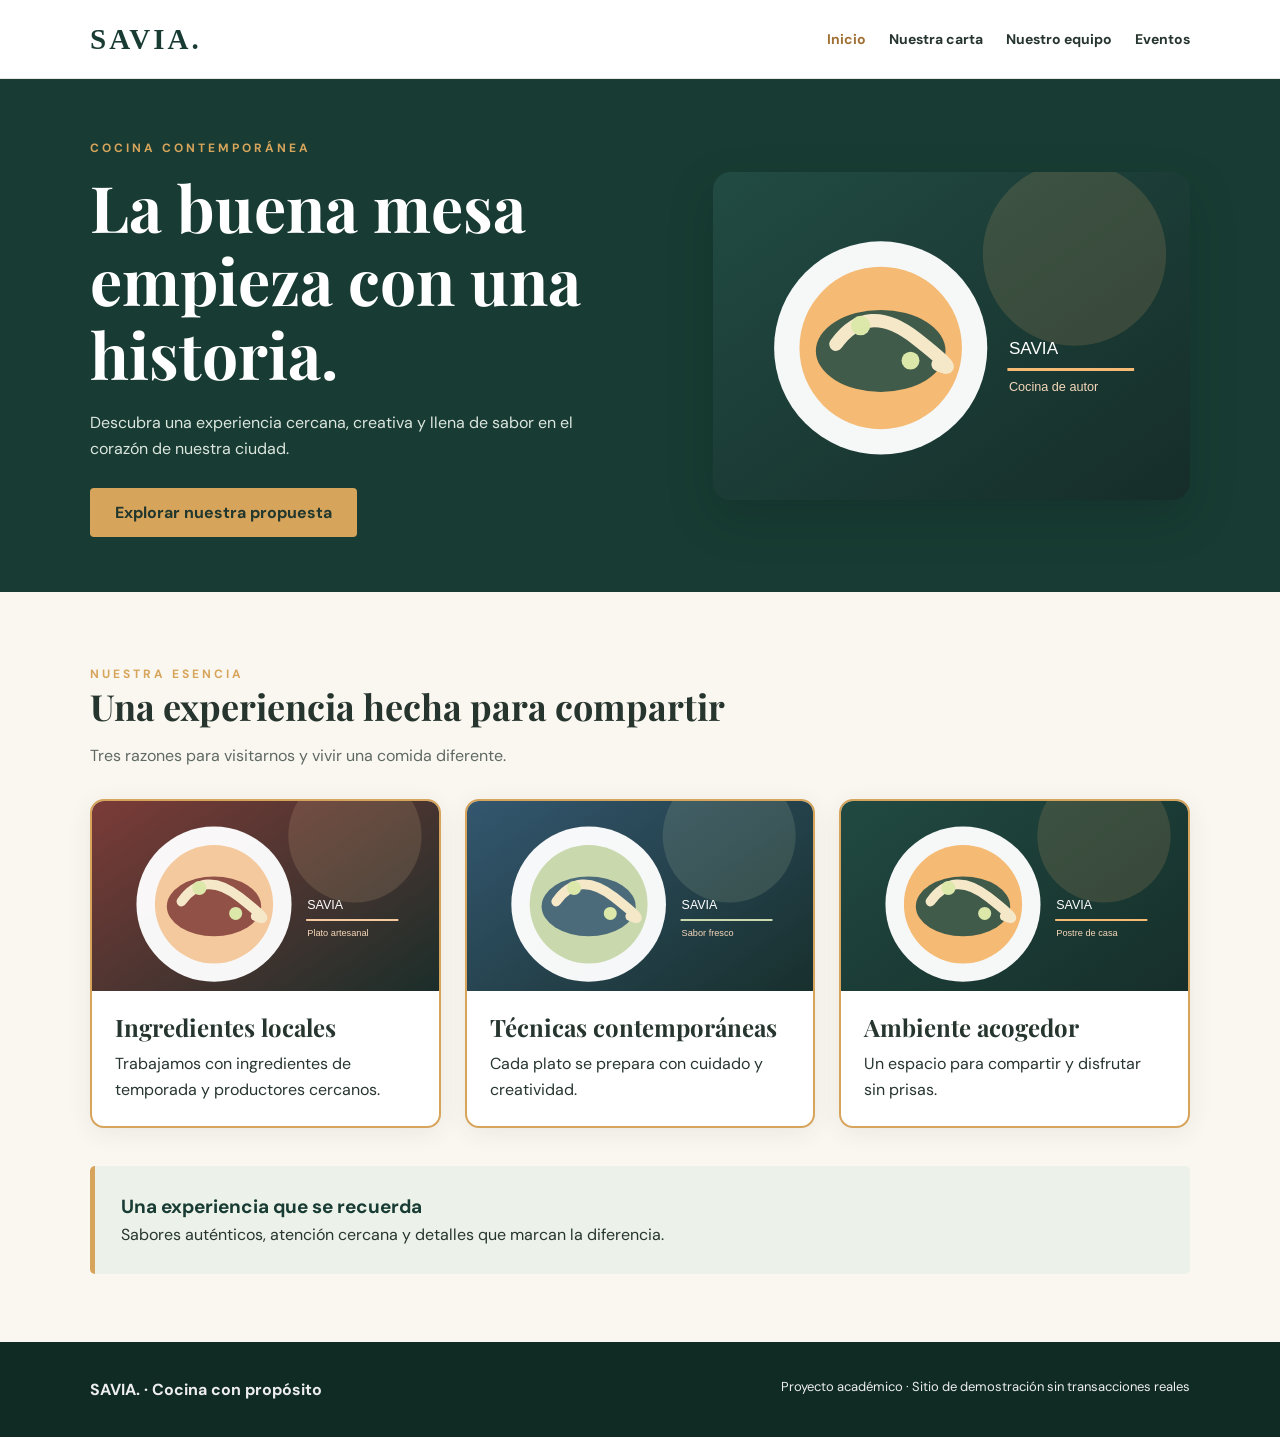
<file: test/index.html>
<!doctype html>
<html lang="es">
  <head>
    <meta charset="utf-8" />
    <meta content="width=device-width, initial-scale=1.0" name="viewport" />
    <title>SAVIA | Inicio</title>
    <link href="css/styles.css" rel="stylesheet" />
  </head>
  <body>
    <header class="site-header">
      <div class="container nav-inner">
        <a class="logo" href="index.html"> SAVIA. </a>
        <nav aria-label="Navegaci&oacute;n principal" class="nav-links">
          <a aria-current="page" href="index.html"> Inicio </a>
          <a class="nav-contact" href="./pages/menu.html"> Nuestra carta </a>
          <a class="nav-contact" href="./pages/equipo.html">Nuestro equipo</a>
          <a class="nav-contact" href="./pages/eventos.html">Eventos</a>
        </nav>
      </div>
    </header>

    <main>
      <section class="hero">
        <div class="container hero-grid">
          <div>
            <span class="eyebrow"> Cocina contempor&aacute;nea </span>
            <h1>La buena mesa empieza con una historia.</h1>
            <p>
              Descubra una experiencia cercana, creativa y llena de sabor en el
              coraz&oacute;n de nuestra ciudad.
            </p>
            <a class="btn" href="./pages/menu.html" id="hero-action">
              Explorar nuestra propuesta
            </a>
          </div>
          <img
            alt="Ilustraci&oacute;n de gastronom&iacute;a Savia"
            src="images/hero.svg"
          />
        </div>
      </section>
      <section class="section container">
        <div class="section-heading">
          <span class="eyebrow"> Nuestra esencia </span>
          <h2>Una experiencia hecha para compartir</h2>
          <p class="muted">
            Tres razones para visitarnos y vivir una comida diferente.
          </p>
        </div>
        <div class="feature-layout">
          <article class="tile card-highlight">
            <img
              alt="Presentaci&oacute;n gastron&oacute;mica 1"
              src="images/plato-1.svg"
            />
            <div class="tile-copy">
              <h3>Ingredientes locales</h3>
              <p>
                Trabajamos con ingredientes de temporada y productores cercanos.
              </p>
            </div>
          </article>
          <article class="tile card-highlight">
            <img
              alt="Presentaci&oacute;n gastron&oacute;mica 2"
              src="images/plato-2.svg"
            />
            <div class="tile-copy">
              <h3>T&eacute;cnicas contempor&aacute;neas</h3>
              <p>Cada plato se prepara con cuidado y creatividad.</p>
            </div>
          </article>
          <article class="tile card-highlight">
            <img
              alt="Presentaci&oacute;n gastron&oacute;mica 3"
              src="images/plato-3.svg"
            />
            <div class="tile-copy">
              <h3>Ambiente acogedor</h3>
              <p>Un espacio para compartir y disfrutar sin prisas.</p>
            </div>
          </article>
        </div>
        <div class="statement">
          <p class="statement-title" id="statement-title">
            Una experiencia que se recuerda
          </p>
          <p>
            Sabores aut&eacute;nticos, atenci&oacute;n cercana y detalles que
            marcan la diferencia.
          </p>
        </div>
      </section>
    </main>
    <footer class="site-footer">
      <div class="container footer-inner">
        <strong> SAVIA. &middot; Cocina con prop&oacute;sito </strong>
        <p>
          Proyecto acad&eacute;mico &middot; Sitio de demostraci&oacute;n sin
          transacciones reales
        </p>
      </div>
    </footer>
  </body>
</html>
</file>
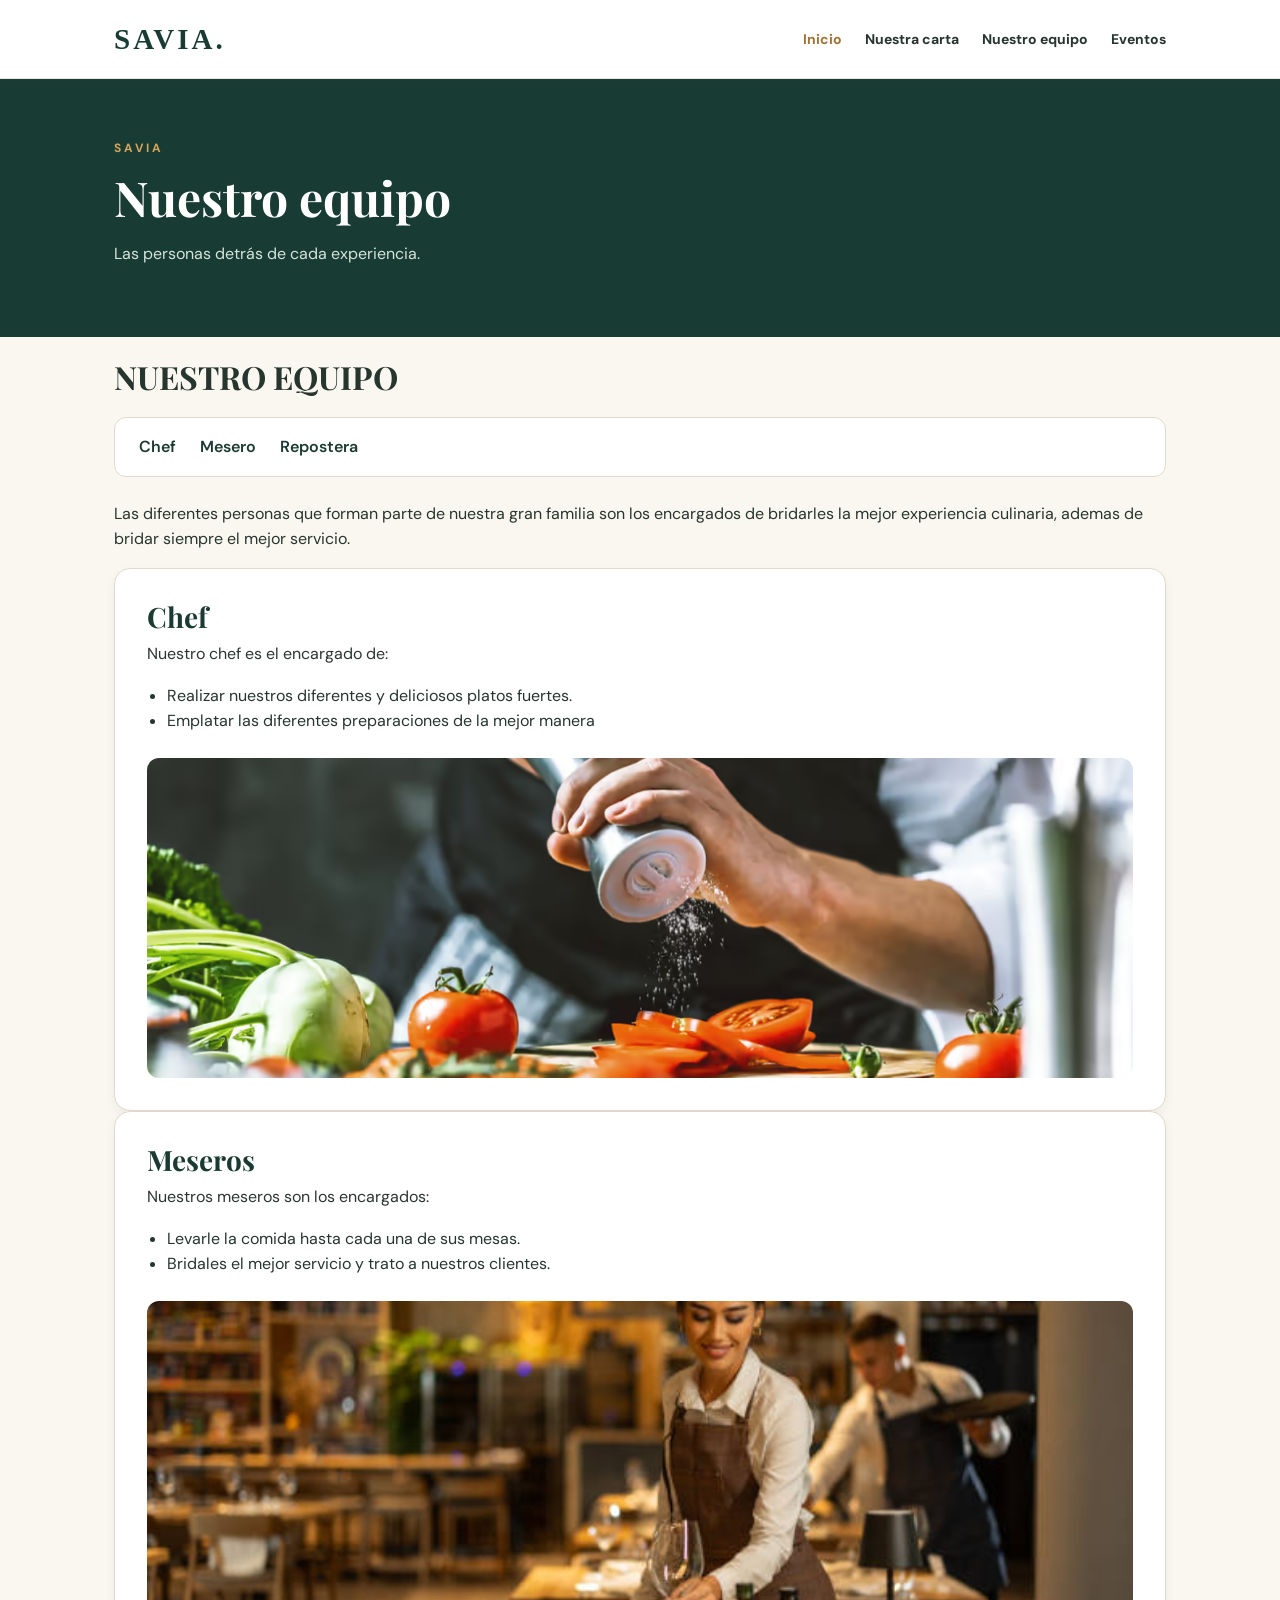
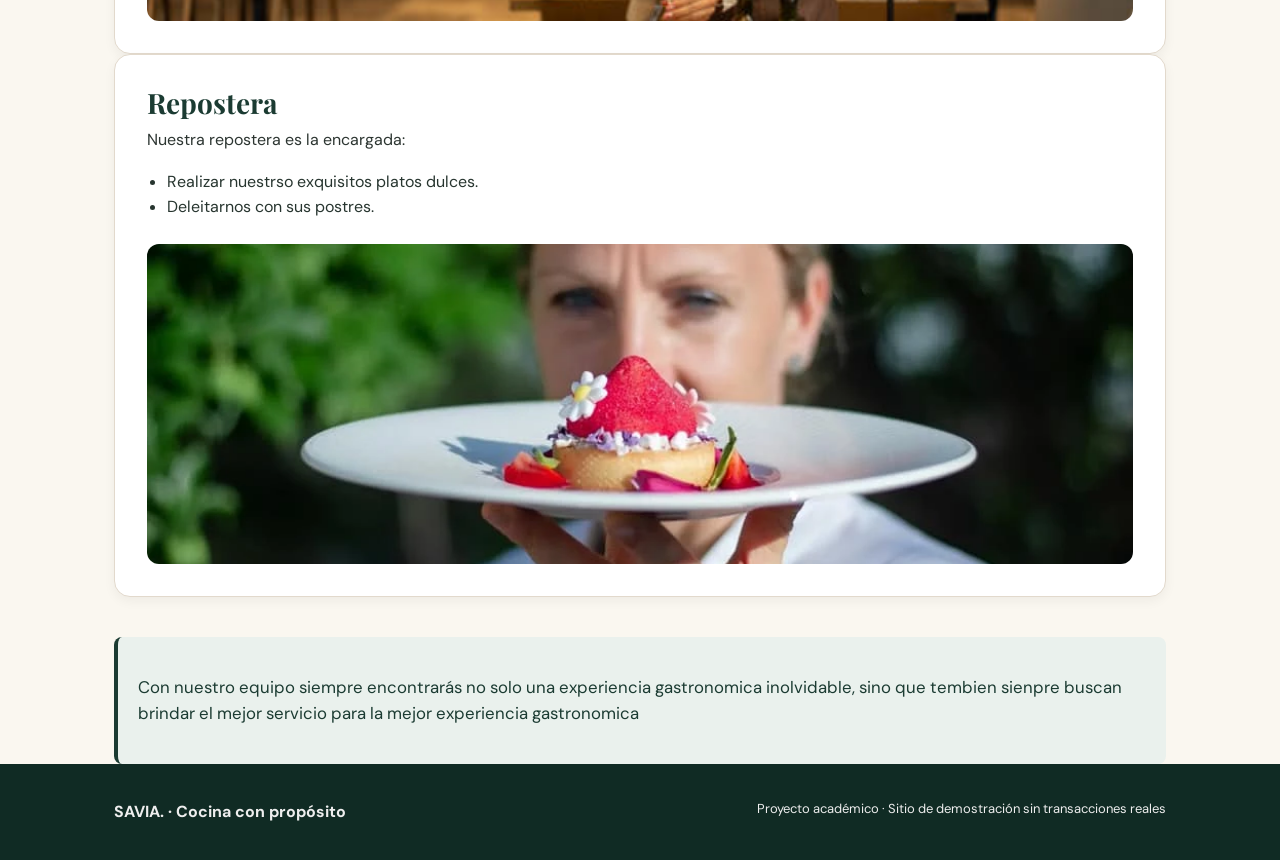
<file: test/pages/equipo.html>
<!doctype html>
<html lang="es">
  <head>
    <meta charset="utf-8" />
    <meta content="width=device-width, initial-scale=1.0" name="viewport" />
    <title>SAVIA | Nuestro equipo</title>
    <link href="../css/styles.css" rel="stylesheet" />
    <link rel="stylesheet" href="../css/equipo.css">
  </head>
  <body>
    <header class="site-header">
      <div class="container nav-inner">
        <a class="logo" href="../index.html"> SAVIA. </a>
        <nav aria-label="Navegaci&oacute;n principal" class="nav-links">
          <a aria-current="page" href="../index.html"> Inicio </a>
          <a class="nav-contact" href="../pages/menu.html"> Nuestra carta </a>
          <a class="nav-contact" href="./equipo.html">Nuestro equipo</a>
          <a class="nav-contact" href="./eventos.html">Eventos</a>
        </nav>
      </div>
    </header>

    <section class="page-hero">
      <div class="container">
        <span class="eyebrow"> SAVIA </span>
        <h1>Nuestro equipo</h1>
        <p>Las personas detr&aacute;s de cada experiencia.</p>
      </div>
    </section>
    <main class="section container">
      <!-- Espacio de trabajo: esta página está pendiente de implementación. -->
       <h1>NUESTRO EQUIPO</h1>

       <section class="info-card">
          <ul>
            <li><a href="#chef">Chef</a></li>
            <li><a href="#mesero">Mesero</a></li>
            <li><a href="#repostera">Repostera</a></li>
          </ul>
       </section>
       

       <p>Las diferentes personas que forman parte de nuestra gran familia son los encargados de bridarles la mejor experiencia culinaria, ademas de bridar siempre el mejor servicio.</p>

       
      <section>
        <div class="card-roles">
          <h2 class="rol" id="chef">Chef</h2>
          <img src="../images/chef.png" alt="chef">
          <p>
            Nuestro chef es el encargado de:
            <ul>
              <li>Realizar nuestros diferentes y deliciosos platos fuertes.</li>
              <li>Emplatar las diferentes preparaciones de la mejor manera</li>
            </ul>
          </p>
        </div>

        <div class="card-roles">
          <h2 class="rol" id="mesero">Meseros</h2>
          <img src="../images/mesero.png" alt="mesero">
          <p>
            Nuestros meseros son los encargados:
            <ul>
              <li>Levarle la comida hasta cada una de sus mesas.</li>
              <li>Bridales el mejor servicio y trato a nuestros clientes.</li>
            </ul>
          </p>
        </div>

        <div class="card-roles">
          <h2 class="rol" id="repostera">Repostera</h2>
          <img src="../images/repostera.png" alt="repostera">
          <p>
            Nuestra repostera es la encargada:
            <ul>
              <li>Realizar nuestrso exquisitos platos dulces.</li>
              <li>Deleitarnos con sus postres.</li>
            </ul>
          </p>
        </div>
    </section>

    <article class="experiencia">
        <p>Con nuestro equipo siempre encontrarás no solo una experiencia gastronomica inolvidable, sino que tembien sienpre buscan brindar el mejor servicio para la mejor experiencia gastronomica</p>
    </article>
      
    </main>
    <footer class="site-footer">
      <div class="container footer-inner">
        <strong> SAVIA. &middot; Cocina con prop&oacute;sito </strong>
        <p>
          Proyecto acad&eacute;mico &middot; Sitio de demostraci&oacute;n sin
          transacciones reales
        </p>
      </div>
    </footer>
  </body>
</html>
</file>
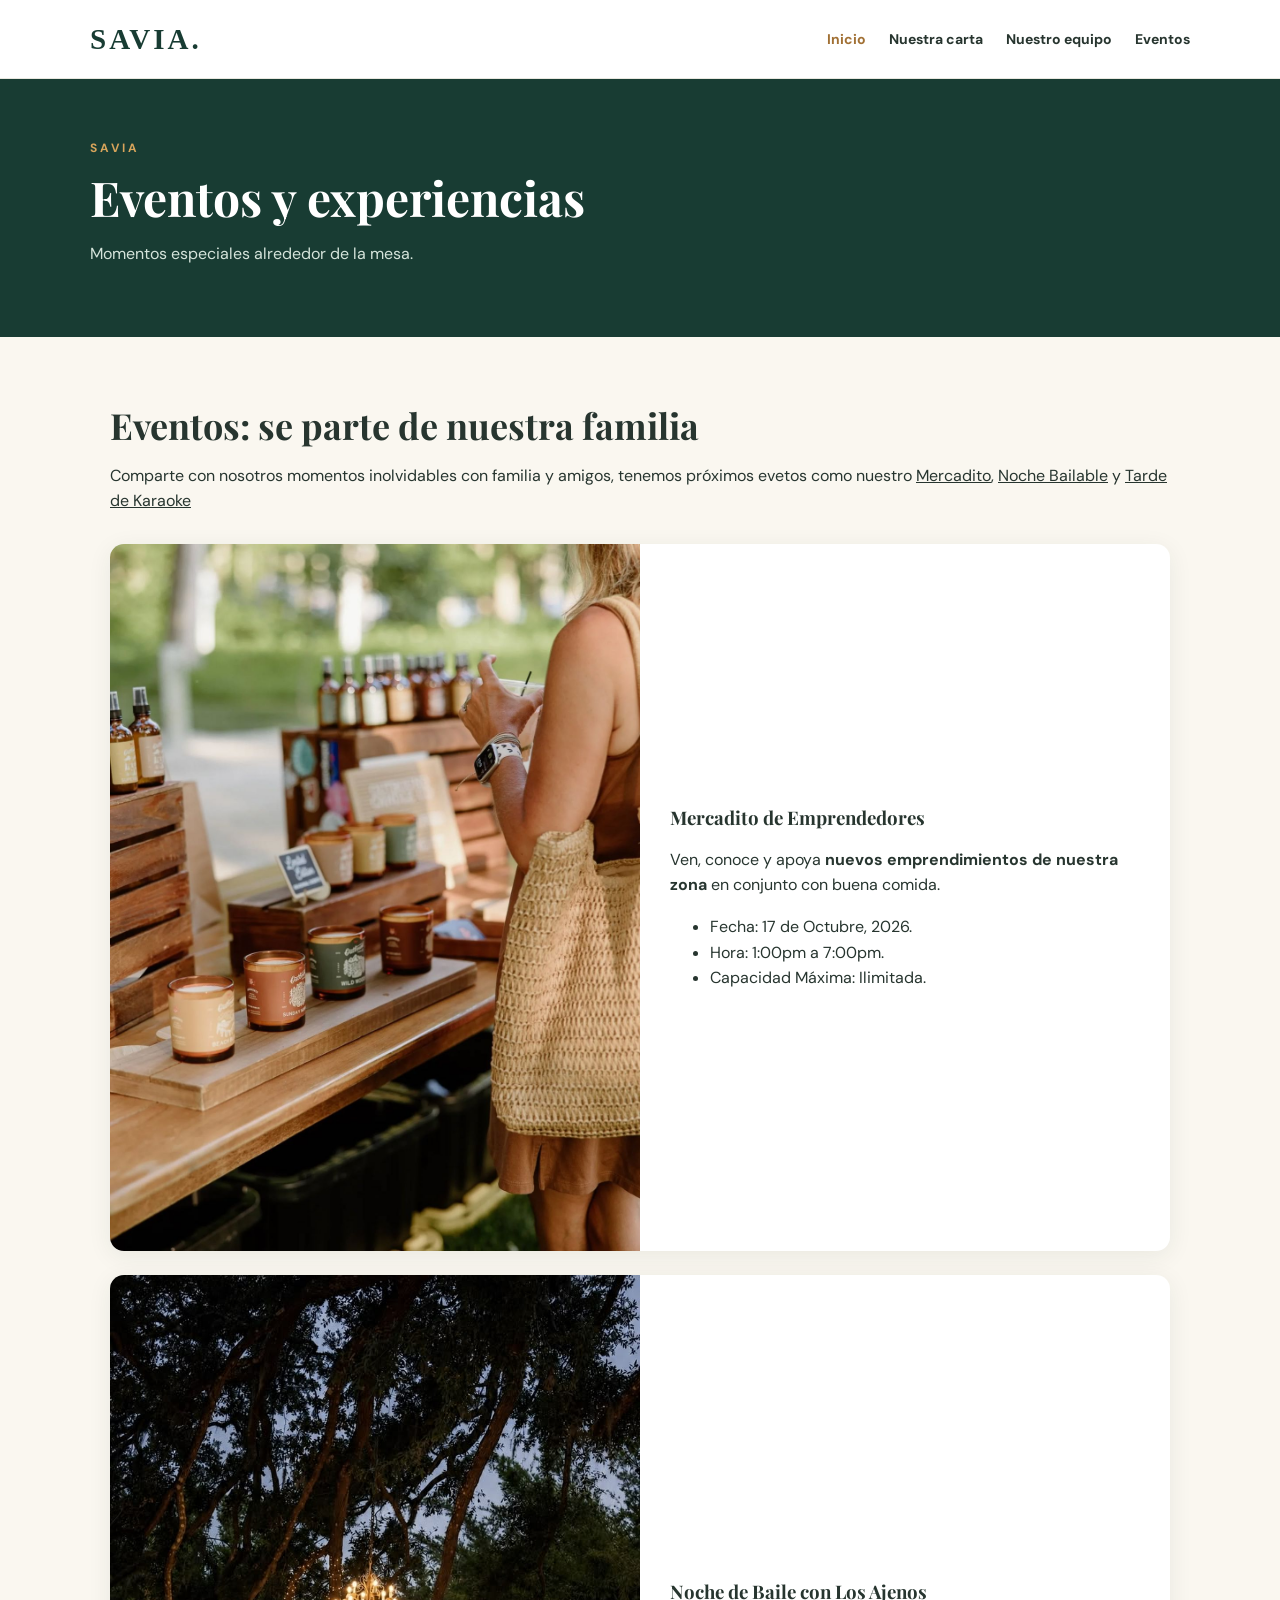
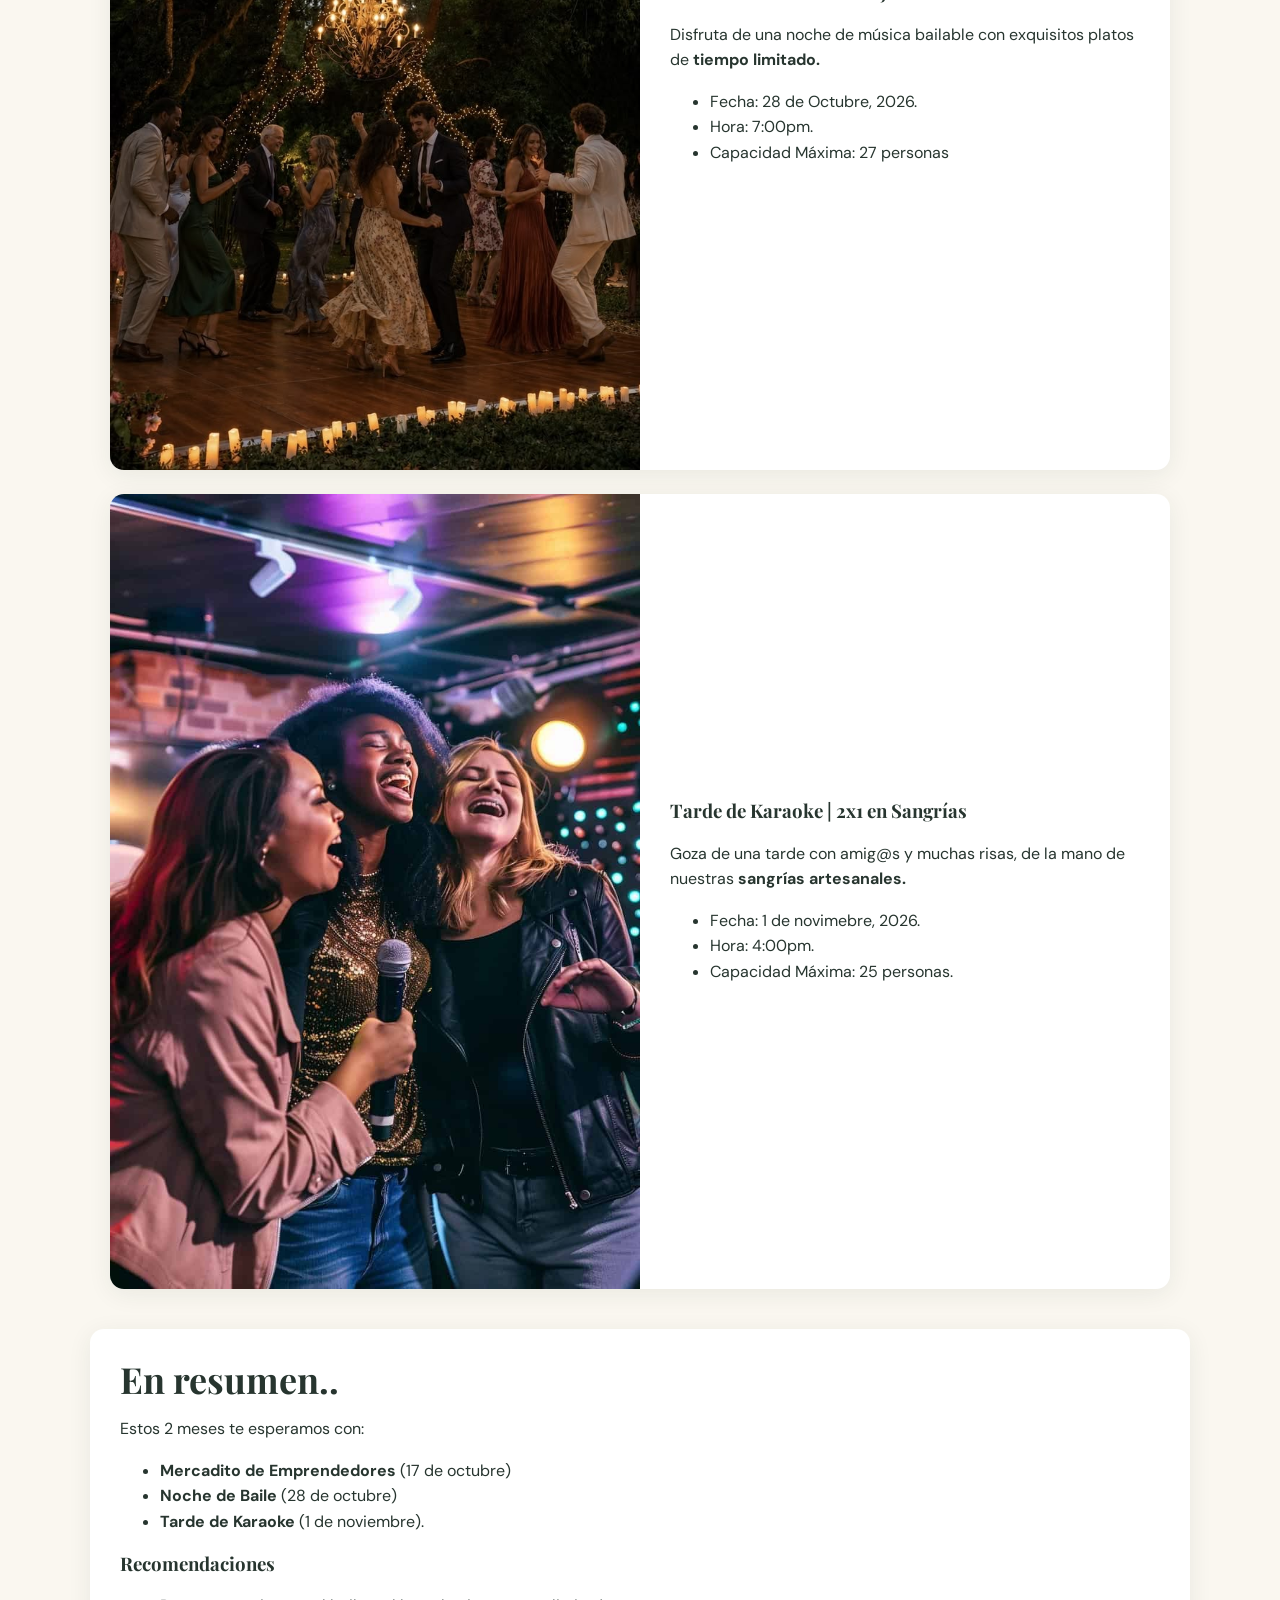
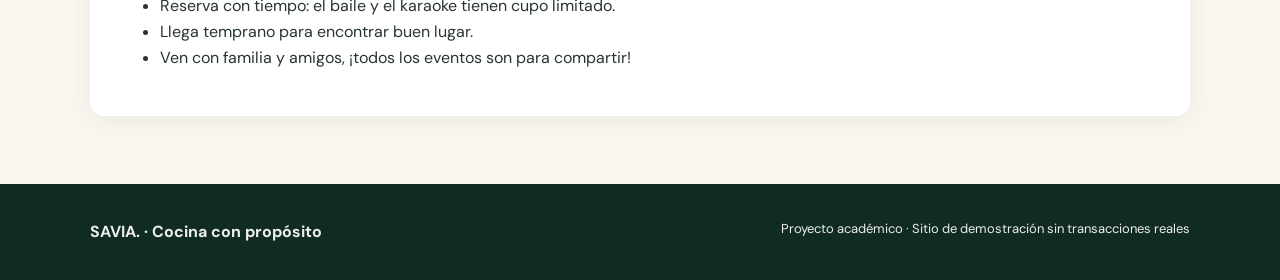
<file: test/pages/eventos.html>
<!doctype html>
<html lang="es">
  <head>
    <meta charset="utf-8" />
    <meta content="width=device-width, initial-scale=1.0" name="viewport" />
    <title>SAVIA | Eventos y experiencias</title>
    <link href="../css/styles.css" rel="stylesheet" />
    <link rel="stylesheet" href="../css/eventos.css">
  </head>
  <body>
    <header class="site-header">
     <div class="container nav-inner">
        <a class="logo" href="../index.html"> SAVIA. </a>
        <nav aria-label="Navegaci&oacute;n principal" class="nav-links">
          <a aria-current="page" href="../index.html"> Inicio </a>
          <a class="nav-contact" href="../pages/menu.html"> Nuestra carta </a>
          <a class="nav-contact" href="./equipo.html">Nuestro equipo</a>
          <a class="nav-contact" href="./eventos.html">Eventos</a>
        </nav>
      </div>
    </header>
    <section class="page-hero">
      <div class="container">
        <span class="eyebrow"> SAVIA </span>
        <h1>Eventos y experiencias</h1>
        <p>Momentos especiales alrededor de la mesa.</p>
      </div>
    </section>
    <main class="section container">
      <section class="container">
        <div class="bienvenida">
          <h2>Eventos: se parte de nuestra familia</h2>
          <p>Comparte con nosotros momentos inolvidables con familia y amigos, tenemos próximos evetos como nuestro <a href="#mercadito"><u>Mercadito</u></a>, <a href="#baile"><u> Noche Bailable</u></a> y <a href="#karaoke"><u> Tarde de Karaoke</u></a></p>
        </div>
        <div class="tarjetas">
          <article class="tarjeta" id="mercadito">
              <img src="../images/evento1.png" alt="Mercados Artesanales">
              <div class="texto-tarjeta">
                <h3>Mercadito de Emprendedores</h3>
                <p>Ven, conoce y apoya <strong>nuevos emprendimientos de nuestra zona</strong> en conjunto con buena comida. </p>
                <ul>
                  <li>Fecha: 17 de Octubre, 2026.</li>
                  <li>Hora: 1:00pm a 7:00pm.</li>
                  <li>Capacidad Máxima: Ilimitada.</li>
                </ul>
              </div>
          </article>
          <article class="tarjeta" id="baile">
              <img src="../images/evento2.png" alt="Nche de baile bajo las estrellas ">
              <div class="texto-tarjeta">
                <h3>Noche de Baile con Los Ajenos</h3>
                <p>Disfruta de una noche de música bailable con exquisitos platos de <strong>tiempo limitado. </strong></p>
                <ul>
                  <li>Fecha: 28 de Octubre, 2026.</li>
                  <li>Hora: 7:00pm.</li>
                  <li>Capacidad Máxima: 27 personas</li>
                </ul>
              </div>
          </article>
          <article class="tarjeta" id="karaoke">
              <img src="../images/evento3.png" alt="Karaoke con Amigos">
              <div class="texto-tarjeta">
                <h3>Tarde de Karaoke | 2x1 en Sangrías</h3>
                <p>Goza de una tarde con amig@s y muchas risas, de la mano de nuestras <strong>sangrías artesanales.</strong></p>
                <ul>
                  <li>Fecha: 1 de novimebre, 2026.</li>
                  <li>Hora: 4:00pm.</li>
                  <li>Capacidad Máxima: 25 personas.</li>
                </ul>
              </div>
          </article>
        </div>
      </section>
      <section class="resumen-recomendacion">
        <h2>En resumen.. </h2>
        <p>Estos 2 meses te esperamos con:</p>
          <ul>
            <li><strong>Mercadito de Emprendedores</strong> (17 de octubre)<strong></li>
            <li>Noche de Baile</strong> (28 de octubre)<strong></li>
            <li>Tarde de Karaoke</strong> (1 de noviembre).</li>
          </ul>
        <h3>Recomendaciones</h3>
        <ul>
          <li>Reserva con tiempo: el baile y el karaoke tienen cupo limitado.</li>
          <li>Llega temprano para encontrar buen lugar.</li>
          <li>Ven con familia y amigos, ¡todos los eventos son para compartir!</li>
        </ul>
      </section>
    </main>
    <footer class="site-footer">
      <div class="container footer-inner">
        <strong> SAVIA. &middot; Cocina con prop&oacute;sito </strong>
        <p>
          Proyecto acad&eacute;mico &middot; Sitio de demostraci&oacute;n sin
          transacciones reales
        </p>
      </div>
    </footer>
  </body>
</html>
</file>
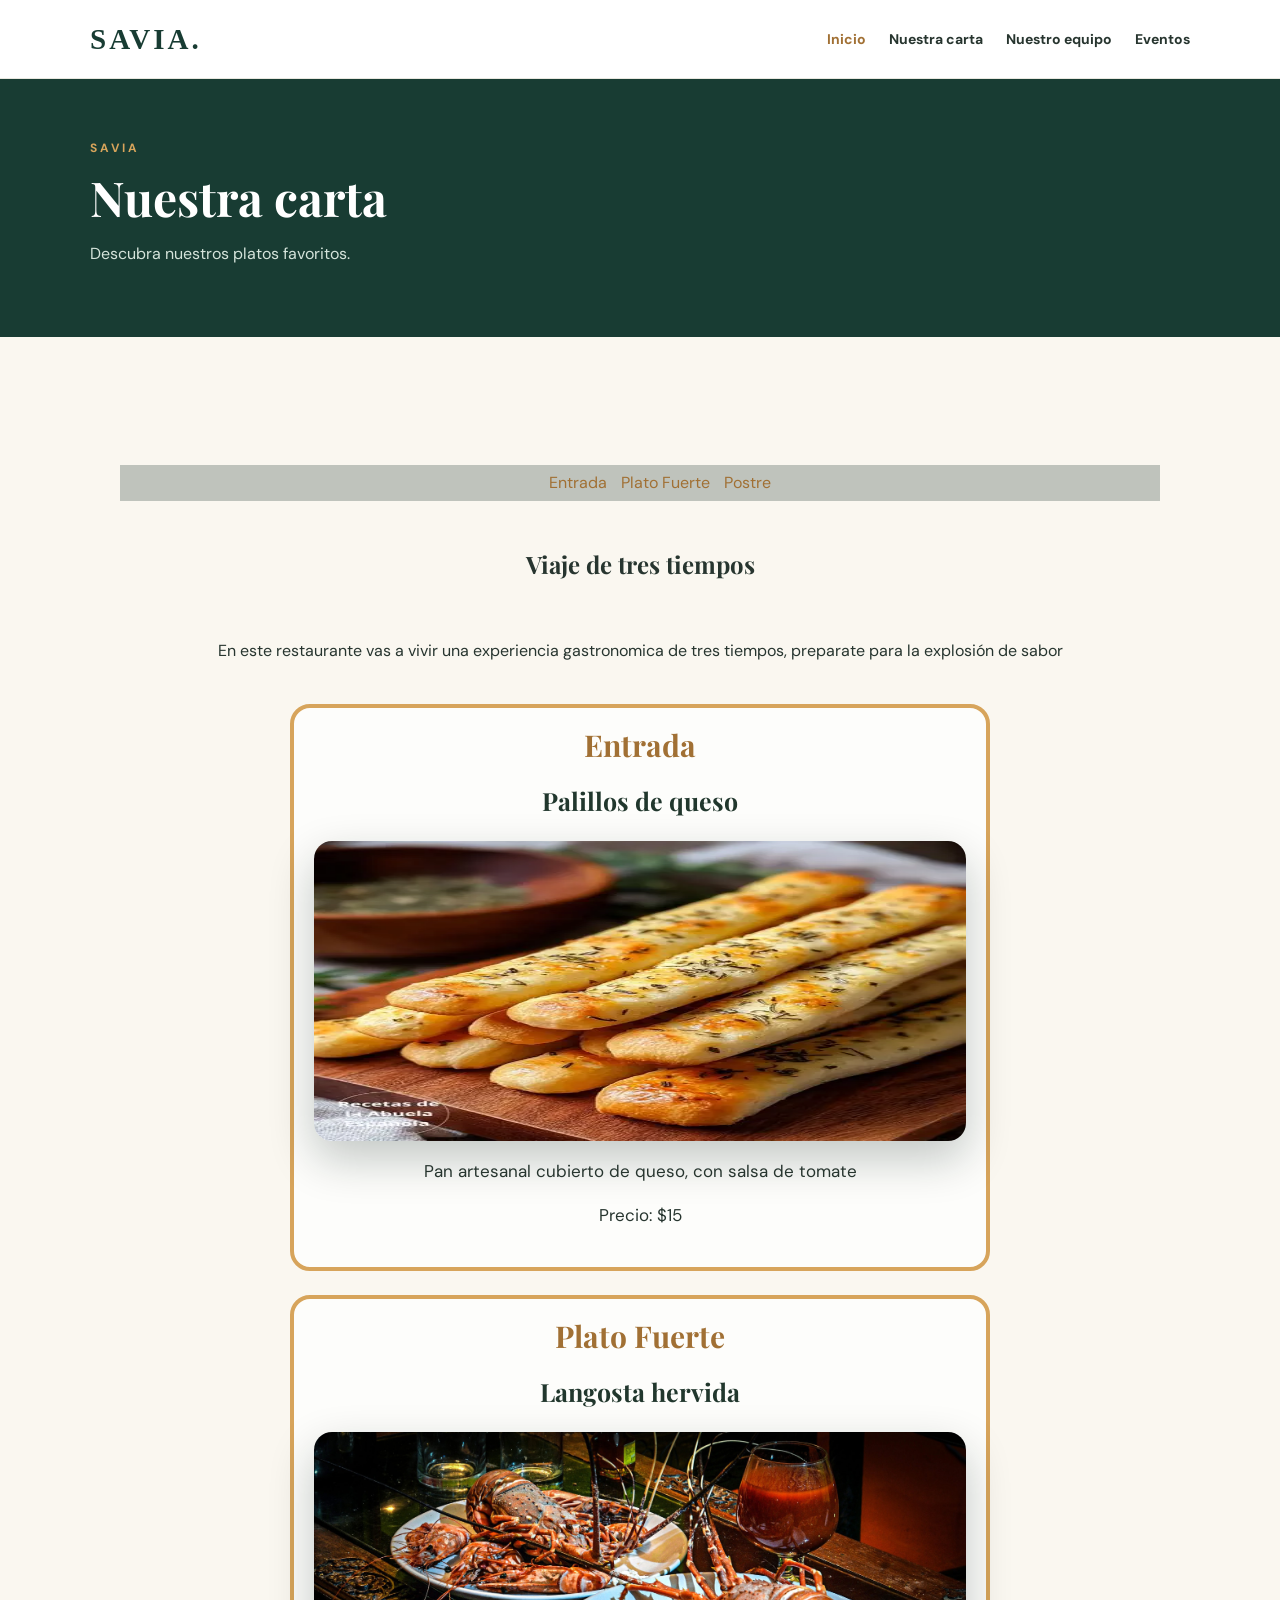
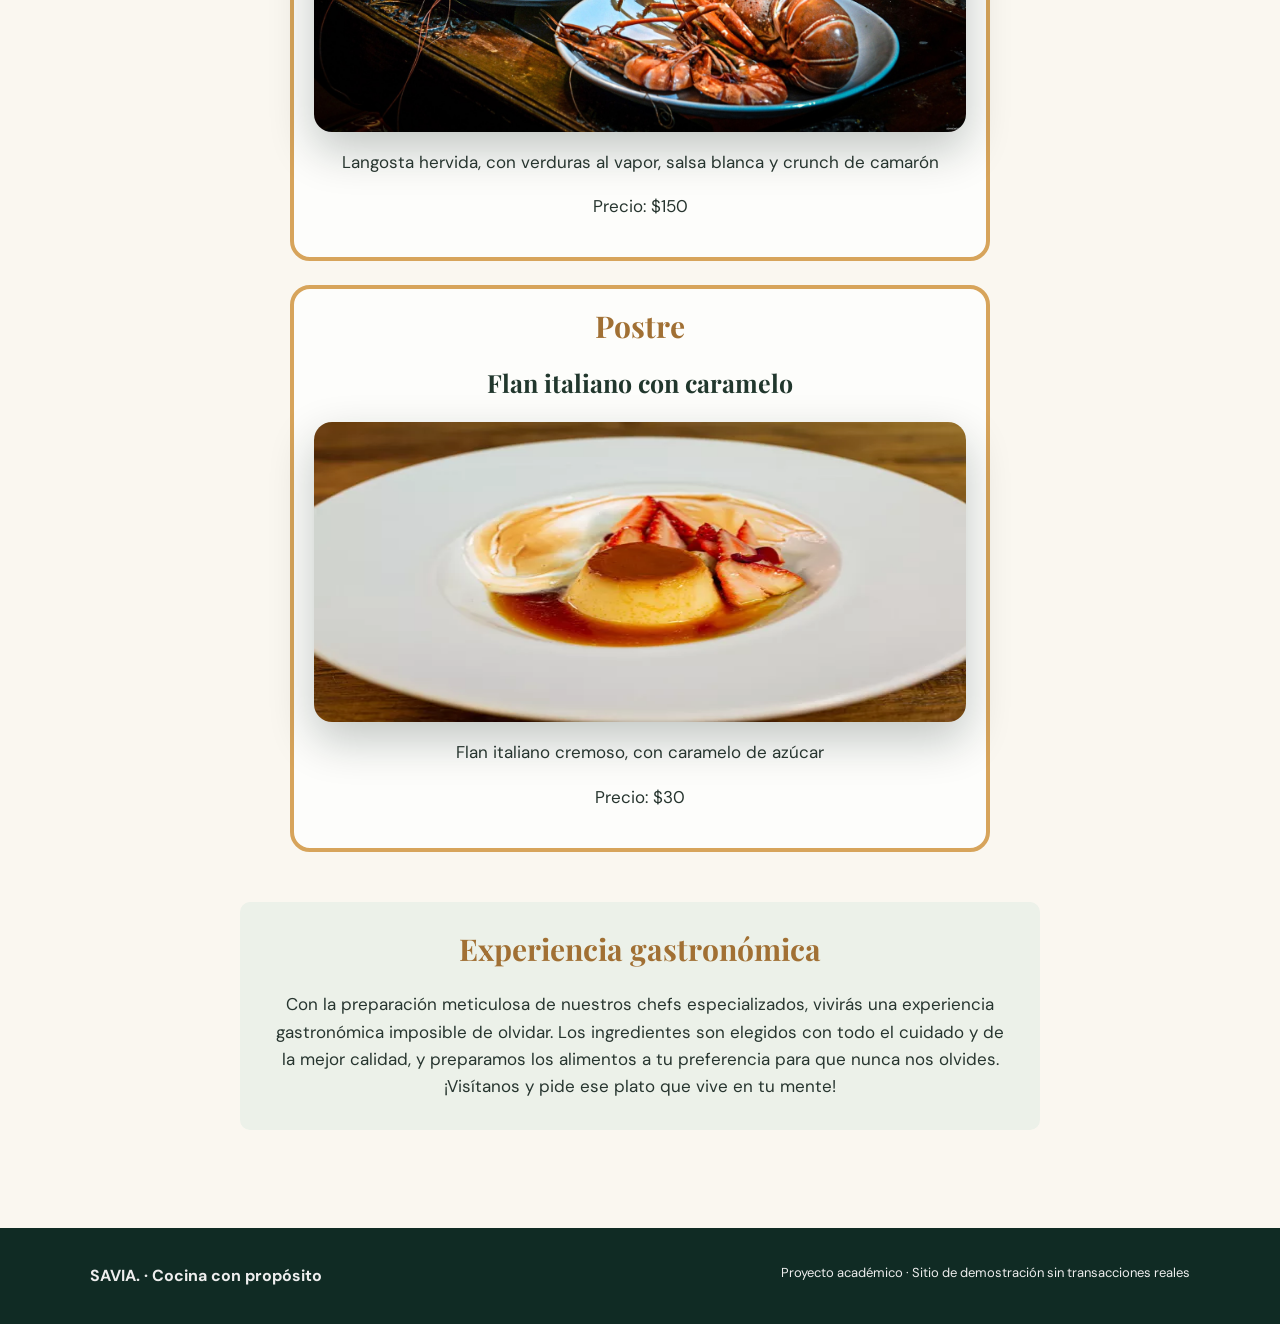
<file: test/pages/menu.html>
<!doctype html>
<html lang="es">

<head>
  <meta charset="utf-8" />
  <meta content="width=device-width, initial-scale=1.0" name="viewport" />
  <title>SAVIA | Nuestra carta</title>
  <link href="../css/styles.css" rel="stylesheet" />
  <link rel="stylesheet" href="../css/menu.css">
</head>

<body>
  <header class="site-header">
    <div class="container nav-inner">
      <a class="logo" href="../index.html"> SAVIA. </a>
      <nav aria-label="Navegaci&oacute;n principal" class="nav-links">
        <a aria-current="page" href="../index.html"> Inicio </a>
        <a class="nav-contact" href="./menu.html"> Nuestra carta </a>
        <a class="nav-contact" href="./equipo.html">Nuestro equipo</a>
        <a class="nav-contact" href="./eventos.html">Eventos</a>
      </nav>
    </div>
  </header>

  <section class="page-hero" id="page-hero">
    <div class="container">
      <span class="eyebrow"> SAVIA </span>
      <h1>Nuestra carta</h1>
      <p>Descubra nuestros platos favoritos.</p>
    </div>
  </section>

  <main class="section container">
    <nav>
      <ul>
        <li><a href="#entrada">Entrada</a></li>
        <li><a href="#platoFuerte">Plato Fuerte</a></li>
        <li> <a href="#postre">Postre</a></li>
      </ul>
    </nav>


    <section class="comidas">
      <h1>Viaje de tres tiempos</h1>
      <p>En este restaurante vas a vivir una experiencia gastronomica de tres tiempos, preparate para la explosión de
        sabor</p>

      <article class="entrada" id="entrada">
        <h2>Entrada</h2>
        <h3>Palillos de queso</h3>
        <img src="../images/entrada.png" alt="entrada">
        <p>Pan artesanal cubierto de queso, con salsa de tomate</p>
        <p>Precio: $15</p>
      </article>

      <article class="platoFuerte" id="platoFuerte">
        <h2>Plato Fuerte</h2>
        <h3>Langosta hervida</h3>
        <img src="../images/platoFuerte.png" alt="platoFuerte">
        <p>Langosta hervida, con verduras al vapor, salsa blanca y crunch de camarón</p>
        <p>Precio: $150</p>
      </article>

      <article class="postre" id="postre">
        <h2>Postre</h2>
        <h3>Flan italiano con caramelo</h3>
        <img src="../images/postre.png" alt="postre">
        <p>Flan italiano cremoso, con caramelo de azúcar</p>
        <p>Precio: $30</p>
      </article>
    </section>

  <section class="informacion-adicional">
      <h2>Experiencia gastronómica</h2>
      <p>
        Con la preparación meticulosa de nuestros chefs especializados, vivirás una experiencia
        gastronómica imposible de olvidar. Los ingredientes son elegidos con todo el cuidado y de la
        mejor calidad, y preparamos los alimentos a tu preferencia para que nunca nos olvides.
        ¡Visítanos y pide ese plato que vive en tu mente!
      </p>
    </section>

  </main>
  <footer class="site-footer">
    <div class="container footer-inner">
      <strong> SAVIA. &middot; Cocina con prop&oacute;sito </strong>
      <p>
        Proyecto acad&eacute;mico &middot; Sitio de demostraci&oacute;n sin
        transacciones reales
      </p>
    </div>
  </footer>
</body>

</html>
</file>
<file: test/css/styles.css>
@import url("https://fonts.googleapis.com/css2?family=DM+Sans:wght@400;500;600;700&family=Playfair+Display:wght@600;700&display=swap");
:root {
  --forest: #183c33;
  --cream: #faf7f0;
  --gold: #d7a45b;
  --ink: #27352f;
  --mute: #5f6963;
}
* {
  box-sizing: border-box;
}
body {
  margin: 0;
  background: var(--cream);
  color: var(--ink);
  font-family: "DM Sans", Arial, sans-serif;
  line-height: 1.6;
}
h1,
h2,
h3 {
  font-family: "Playfair Display", Georgia, serif;
  line-height: 1.15;
}
a {
  color: inherit;
  text-decoration: none;
}
img {
  display: block;
  max-width: 100%;
}
.container {
  width: min(1100px, calc(100% - 40px));
  margin-inline: auto;
}
.site-header {
  background: #fff;
  border-bottom: 1px solid #e8e7df;
}
.nav-inner {
  display: flex;
  align-items: center;
  justify-content: space-between;
  gap: 24px;
  min-height: 78px;
}
.logo {
  font-family: Georgia, serif;
  font-size: 29px;
  font-weight: bold;
  letter-spacing: 3px;
  color: var(--forest);
}
.nav-links {
  display: flex;
  align-items: center;
  gap: 23px;
  flex-wrap: wrap;
}
.nav-links a {
  font-size: 14px;
  font-weight: 700;
}
.nav-links a:hover,
.nav-links a[aria-current="page"] {
  color: #a17034;
}
.hero {
  background: var(--forest);
  color: white;
}
.hero-grid {
  display: grid;
  grid-template-columns: 1.1fr 0.9fr;
  gap: 40px;
  align-items: center;
  min-height: 440px;
  padding-block: 55px;
}
.hero h1 {
  font-size: clamp(36px, 5vw, 65px);
  margin: 10px 0 20px;
}
.hero p {
  max-width: 540px;
  color: #dce6df;
}
.hero img {
  width: 100%;
  border-radius: 18px;
  box-shadow: 0 18px 45px #071f183d;
}
.eyebrow {
  text-transform: uppercase;
  letter-spacing: 3px;
  font-size: 12px;
  font-weight: 700;
  color: var(--gold);
}
.btn {
  display: inline-block;
  background: var(--gold);
  color: #21372d;
  padding: 12px 25px;
  border-radius: 4px;
  font-weight: 700;
  margin-top: 10px;
}
.btn:hover {
  filter: brightness(0.93);
}
.section {
  padding-block: 68px;
}
.section h2 {
  font-size: 36px;
  margin: 0 0 15px;
}
.muted {
  color: var(--mute);
}
.feature-layout {
  display: grid;
  grid-template-columns: repeat(3, 1fr);
  gap: 24px;
  margin-top: 30px;
}
.tile {
  background: white;
  border-radius: 14px;
  overflow: hidden;
  box-shadow: 0 5px 25px #173b2d13;
  flex: 1;
}
.tile img {
  height: 190px;
  width: 100%;
  object-fit: cover;
}
.tile-copy {
  padding: 23px;
}
.tile h3 {
  font-size: 24px;
  margin: 0 0 10px;
}
.tile p {
  margin: 0;
}
.statement {
  background: #ecf1e9;
  padding: 26px;
  border-left: 5px solid var(--gold);
  border-radius: 5px;
  margin-top: 38px;
}
.statement p {
  margin: 0;
}
.statement-title {
  font-size: 19px;
  font-weight: 700;
  color: var(--forest);
}
.section-heading {
  max-width: 690px;
}
.site-footer {
  background: #102b24;
  color: #eee;
  padding: 35px 0;
}
.footer-inner {
  display: flex;
  justify-content: space-between;
  gap: 20px;
  flex-wrap: wrap;
}
.footer-inner p {
  margin: 0;
  font-size: 13px;
}
.page-hero {
  background: var(--forest);
  color: white;
  padding: 55px 0;
}
.page-hero h1 {
  font-size: 48px;
  margin: 10px 0;
}
.page-hero p {
  max-width: 650px;
  color: #d5e4db;
}
.page-grid {
  display: grid;
  grid-template-columns: repeat(3, minmax(0, 1fr));
  gap: 24px;
  margin-top: 28px;
}
.page-grid .tile img {
  height: 185px;
}
.cta {
  padding: 22px;
  margin-top: 30px;
  background: #edf1ea;
  border-radius: 10px;
  font-weight: 600;
}
@media (max-width: 760px) {
  .nav-inner {
    align-items: flex-start;
    flex-direction: column;
    padding-block: 18px;
  }
  .nav-links {
    gap: 12px;
  }
  .hero-grid {
    grid-template-columns: 1fr;
  }
  .feature-layout {
    display: flex;
    flex-direction: column;
  }
  .page-grid {
    display: grid;
    grid-template-columns: 1fr;
  }
  .hero h1 {
    font-size: 39px;
  }
  .page-hero h1 {
    font-size: 37px;
  }
}
.card-highlight {
  border: 2px solid #d7a45b;
}

#hero-action {
  background: var(--gold);
}
@media (max-width: 375px) {
  .nav-inner {
    flex-direction: row;
  }
  .nav-links {
    flex-wrap: nowrap;
  }
}
</file>
<file: test/css/equipo.css>
.container {
  max-width: 1100px;
  margin: 0 auto;
  padding: 0 1.5rem;
}

.card-roles {
  display: flex;
  flex-direction: column;
  background-color: #ffffff;
  border: 1px solid #e2d9cc;
  border-radius: 16px;
  padding: 2rem;
  box-shadow: 0 4px 12px rgba(0, 0, 0, 0.05);
}

.card-roles h2.rol {
  order: 1;
  font-family: 'Playfair Display', Georgia, serif;
  color: #1b3b32;
  margin-top: 0;
  margin-bottom: 0.5rem;
  font-size: 1.75rem;
}

.card-roles p {
  order: 2;
  margin-top: 0;
  margin-bottom: 0.5rem;
  color: #2c3531;
}

.card-roles img {
  order: 4;
  width: 100%;
  max-height: 320px;
  object-fit: cover;
  border-radius: 12px;
}

.card-roles ul {
  order: 3;
  margin-top: 0;
  margin-bottom: 1.5rem;
  padding-left: 1.25rem;
}

.info-card {
  background-color: #ffffff;
  border: 1px solid #e2d9cc;
  border-radius: 12px;
  padding: 1rem 1.5rem;
  margin-bottom: 1.5rem;
}

.info-card ul {
  display: flex;
  gap: 1.5rem;
  list-style: none;
  padding: 0;
  margin: 0;
}

.info-card a {
  color: #1b3b32;
  text-decoration: none;
  font-weight: 600;
}

.experiencia {
  background-color: #eaf1ed;
  border-left: 4px solid #1b3b32;
  padding: 1.25rem;
  border-radius: 8px;
  margin-top: 2.5rem;
  font-size: 1.05rem;
  color: #1b3b32;
}

@media (max-width: 319px) {
    main {
        width: 95%;
    }
}
</file>
<file: test/css/eventos.css>
.tarjetas {
  display: grid;
  grid-template-columns: 1fr;
  gap: 24px;
  margin-top: 30px;
}

.tarjeta {
  display: grid;
  grid-template-columns: 1fr 1fr;
  align-items: center;          
  background: white;
  border-radius: 14px;
  overflow: hidden;           
  box-shadow: 0 5px 25px #173b2d13;
}

.texto-tarjeta{
  padding: 30px; 
}

.tarjeta-texto h3 {
  margin: 0 0 10px;
}

.tarjeta-texto p {
  margin: 0 0 12px; 
}

.tarjeta-texto ul {
  padding-left: 20px;
}

.tarjeta img{
  height: 100%;
  width: 100%;
  object-fit: cover;
  display: block;
}

.resumen-recomendacion {
  background: white;
  border-radius: 14px;              
  padding: 30px;                    
  margin-top: 40px;                 
  box-shadow: 0 5px 25px #173b2d13; 
}

@media (max-width: 768px) {
  .tarjeta {
    grid-template-columns: 1fr;
  }
}
</file>
<file: test/css/menu.css>
main {
    width: 90%;
    max-width: 1100px;
    margin: 30px auto;
}

.comidas,
.informacion-adicional {
    margin-bottom: 35px;
}

.comidas h1,
.comidas p {
    text-align: center;
}


.comidas h2,
.informacion-adicional h2 {
    text-align: center;
    color: #a17034;
    font-size: 30px;
    margin-bottom: 25px;
}

main nav ul {
    background-color: #071f183d;
    list-style: none;
    margin: 30px;
    text-align: center;
}

main nav li {
    display: inline-block;
    margin: 5px;
    border-radius: 2px;
    color: #a17034;
}

.comidas {
    display: flex;
    flex-direction: column;
    align-items: center;
    gap: 24px;
}

article {
    background-color: rgba(255, 255, 255, 0.725);
    border-radius: 20px;
    padding: 20px;
    margin: 0;
    max-width: 700px;
    width: 100%;
    text-align: center;
    border: 4px solid var(--gold);
}

article h3 {
    color: #21372d;
    font-size: 25px;
}

article p {
    font-size: 17px;
    line-height: 1.6;
}

article img {
    width: 100%;
    height: 300px;              
    border-radius: 18px;
    box-shadow: 0 18px 45px #071f183d;
}

.informacion-adicional {
    max-width: 800px;
    margin: 50px auto 0;
    padding: 30px;
    background-color: #ecf1e9;
    border-radius: 10px;
   
}

.informacion-adicional p {
    text-align: center;
    font-size: 17px;
    margin: 0;
}

@media (max-width: 319px) {
    main {
        width: 95%;
    }
}
</file>
